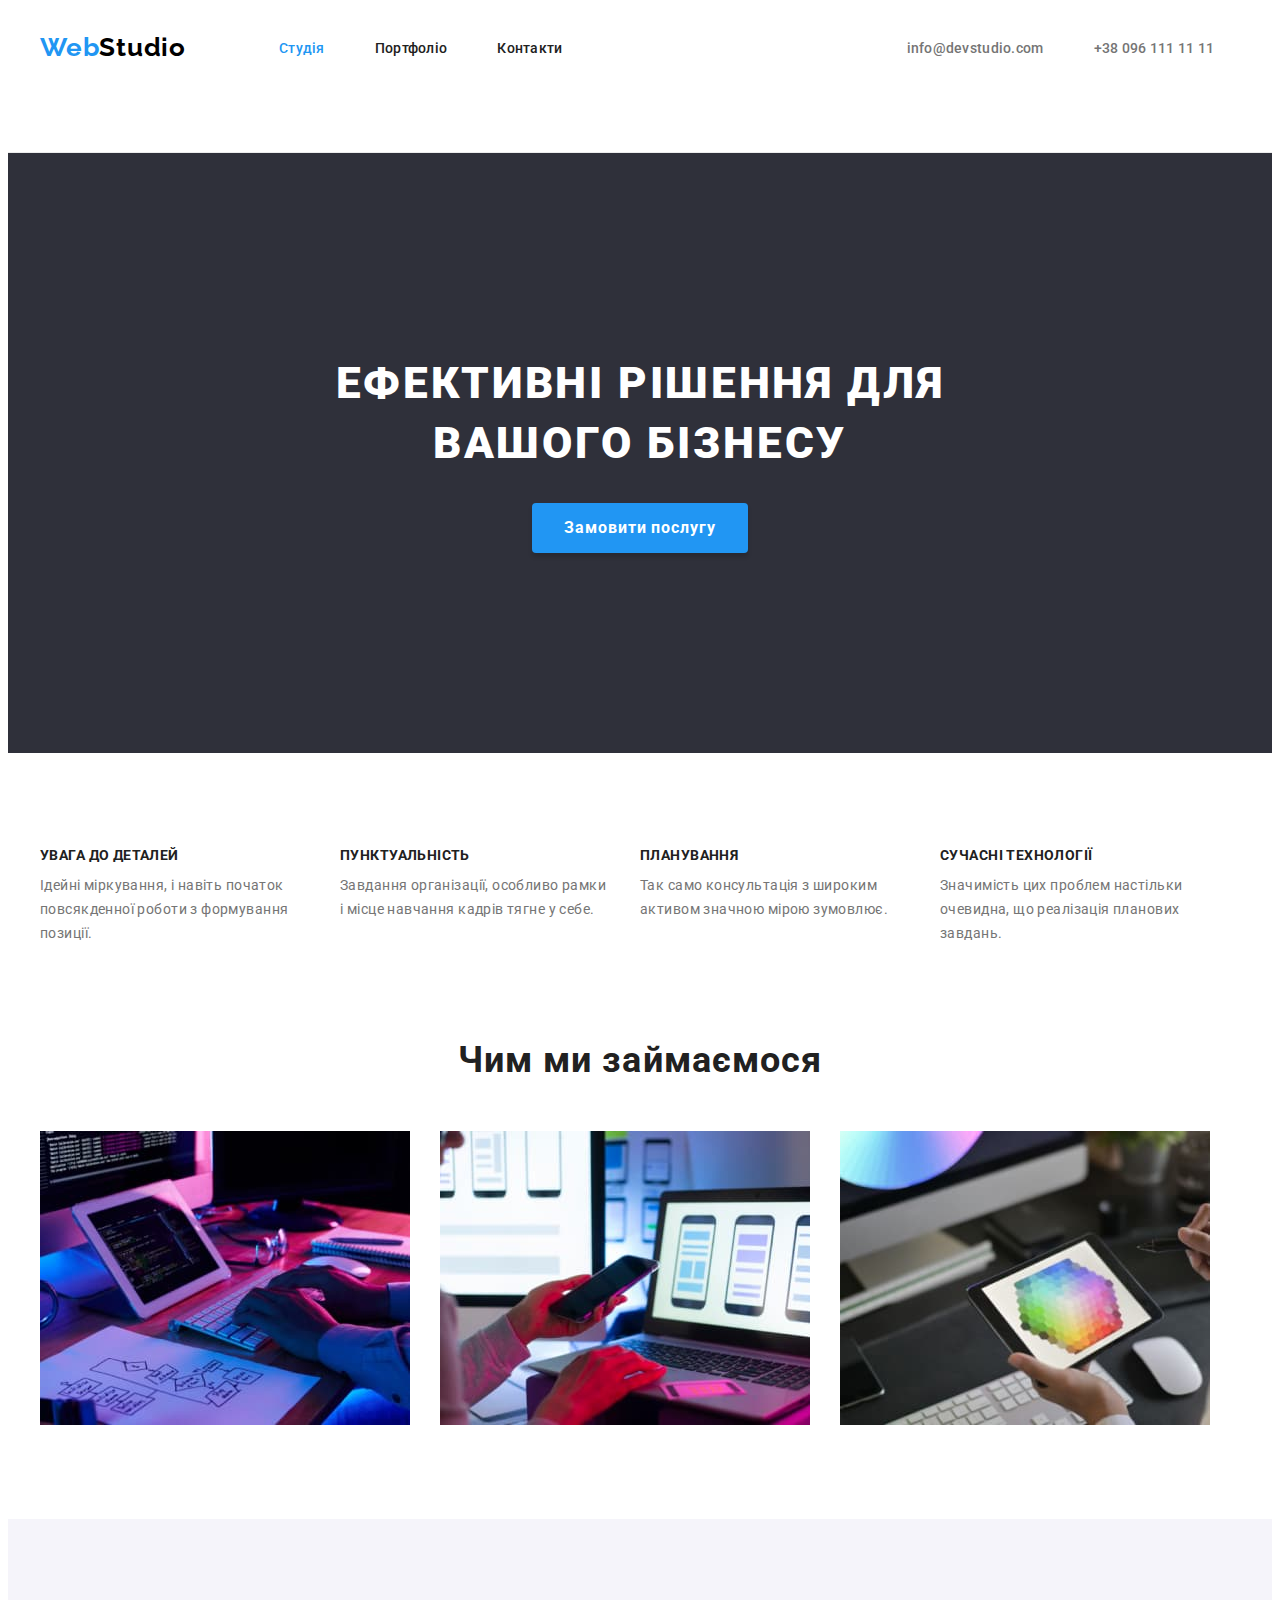
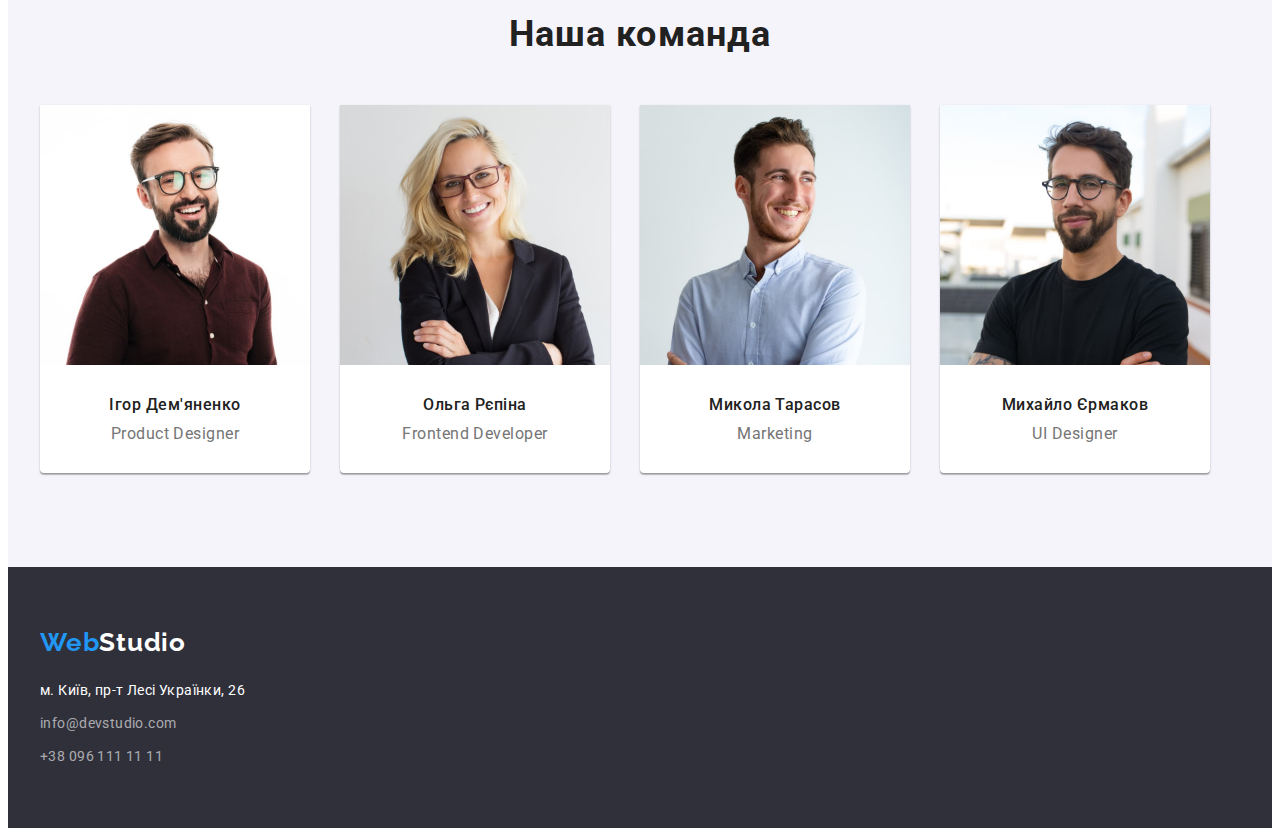
<file: index.html>
<!DOCTYPE html>
<html lang="uk">
  <head>
    <meta charset="UTF-8" />
    <meta http-equiv="X-UA-Compatible" content="IE=edge" />
    <meta name="viewport" content="width=device-width, initial-scale=1.0" />
    <title>WebStudio</title>
    <link rel="preconnect" href="https://fonts.googleapis.com" />
    <link rel="preconnect" href="https://fonts.gstatic.com" crossorigin />
    <link
      href="https://fonts.googleapis.com/css2?family=Raleway:wght@700&family=Roboto:wght@400;500;700;900&display=swap"
      rel="stylesheet"
    />
    <link
      rel="stylesheet"
      href="https://cdnjs.cloudflare.com/ajax/libs/modern-normalize/1.1.0/modern-normalize.min.css"
      integrity="sha512-wpPYUAdjBVSE4KJnH1VR1HeZfpl1ub8YT/NKx4PuQ5NmX2tKuGu6U/JRp5y+Y8XG2tV+wKQpNHVUX03MfMFn9Q=="
      crossorigin="anonymous"
      referrerpolicy="no-referrer"
    />
    <link rel="stylesheet" href="./css/styles.css" />
  </head>
  <body>
    <header class="header">
      <div class="container container-header">
        <nav class="nav">
          <a class="logo link link-header" href="./index.html"
            ><span class="header-logo-web">Web</span
            ><span class="header-logo-studio">Studio</span></a
          >
          <ul class="list list-header">
            <li>
              <a class="link header-nav link-header current" href="./index.html"
                >Студія</a
              >
            </li>
            <li>
              <a class="link header-nav link-header" href="./portfolio.html"
                >Портфоліо</a
              >
            </li>
            <li>
              <a class="link header-nav link-header" href="#">Контакти</a>
            </li>
          </ul>
        </nav>
        <ul class="list list-header">
          <li>
            <a
              class="link header-contacts link-header"
              href="mailto:info@devstudio.com"
              >info@devstudio.com</a
            >
          </li>
          <li>
            <a class="link header-contacts link-header" href="tel:+380961111111"
              >+38 096 111 11 11</a
            >
          </li>
        </ul>
      </div>
    </header>
    <main>
      <section class="section-cap">
        <div class="container container-cap">
          <h1 class="cap-text">Ефективні рішення для<br />вашого бізнесу</h1>
          <button class="cap-button" type="button">Замовити послугу</button>
        </div>
      </section>
      <section class="section">
        <div class="container">
          <h2 class="visually-hidden">Особливості</h2>
          <ul class="list list-row">
            <li class="feature-li">
              <h3 class="feature">Увага до деталей</h3>
              <p class="feature-text">
                Ідейні міркування, і навіть початок повсякденної роботи з
                формування позиції.
              </p>
            </li>
            <li class="feature-li">
              <h3 class="feature">Пунктуальність</h3>
              <p class="feature-text">
                Завдання організації, особливо рамки і місце навчання кадрів
                тягне у себе.
              </p>
            </li>
            <li class="feature-li">
              <h3 class="feature">Планування</h3>
              <p class="feature-text">
                Так само консультація з широким активом значною мірою зумовлює.
              </p>
            </li>
            <li class="feature-li">
              <h3 class="feature">Сучасні технології</h3>
              <p class="feature-text">
                Значимість цих проблем настільки очевидна, що реалізація
                планових завдань.
              </p>
            </li>
          </ul>
        </div>
      </section>
      <section class="section-work">
        <div class="container">
          <h2 class="title-section">Чим ми займаємося</h2>
          <ul class="list list-row">
            <li>
              <img
                src="./img/box1.jpg"
                alt="Людина набирає програмний код на комп'ютері"
                width="370"
                height="294"
              />
            </li>
            <li>
              <img
                src="./img/box2.jpg"
                alt="Людина підбирає стилі мобільної версії проекту"
                width="370"
                height="294"
              />
            </li>
            <li>
              <img
                src="./img/box3.jpg"
                alt="Людина вибирає кольори на планшеті"
                width="370"
                height="294"
              />
            </li>
          </ul>
        </div>
      </section>
      <section class="team section">
        <div class="container">
          <h2 class="title-section">Наша команда</h2>
          <ul class="list list-row">
            <li class="team-card">
              <img
                src="./img/img1.jpg"
                alt="Усміхнений хлопець в окулярах"
                width="270"
                height="260"
              />
              <div class="team-card-text">
                <h3 class="worker-name">Ігор Дем'яненко</h3>
                <p class="position" lang="en">Product Designer</p>
              </div>
            </li>
            <li class="team-card">
              <img
                src="./img/img2.jpg"
                alt="Усміхнена дівчина в окулярах"
                width="270"
                height="260"
              />
              <div class="team-card-text">
                <h3 class="worker-name">Ольга Рєпіна</h3>
                <p class="position" lang="en">Frontend Developer</p>
              </div>
            </li>
            <li class="team-card">
              <img
                src="./img/img3.jpg"
                alt="Усміхнений хлопець"
                width="270"
                height="260"
              />
              <div class="team-card-text">
                <h3 class="worker-name">Микола Тарасов</h3>
                <p class="position" lang="en">Marketing</p>
              </div>
            </li>
            <li class="team-card">
              <img
                src="./img/img4.jpg"
                alt="Хлопець в окулярах"
                width="270"
                height="260"
              />
              <div class="team-card-text">
                <h3 class="worker-name">Михайло Єрмаков</h3>
                <p class="position" lang="en">UI Designer</p>
              </div>
            </li>
          </ul>
        </div>
      </section>
    </main>
    <footer class="footer">
      <div class="container">
        <a class="link logo-footer" href="./index.html"
          ><span class="footer-logo-web">Web</span
          ><span class="footer-logo-studio">Studio</span></a
        >
        <address>
          <ul class="list">
            <li class="footer-contacts-li">
              <a
                class="link footer-contacts address"
                href="https://goo.gl/maps/iAg52wSJpJvxtBAt5"
                target="_blank"
                rel="noopener noreferrer nofollow"
                >м. Київ, пр-т Лесі Українки, 26</a
              >
            </li>
            <li class="footer-contacts-li">
              <a
                class="link footer-contacts footer-tel-mail"
                href="mailto:info@devstudio.com"
                >info@devstudio.com</a
              >
            </li>
            <li class="footer-contacts-li">
              <a
                class="link footer-contacts footer-tel-mail"
                href="tel:+380961111111"
                >+38 096 111 11 11</a
              >
            </li>
          </ul>
        </address>
      </div>
    </footer>
  </body>
</html>
</file>
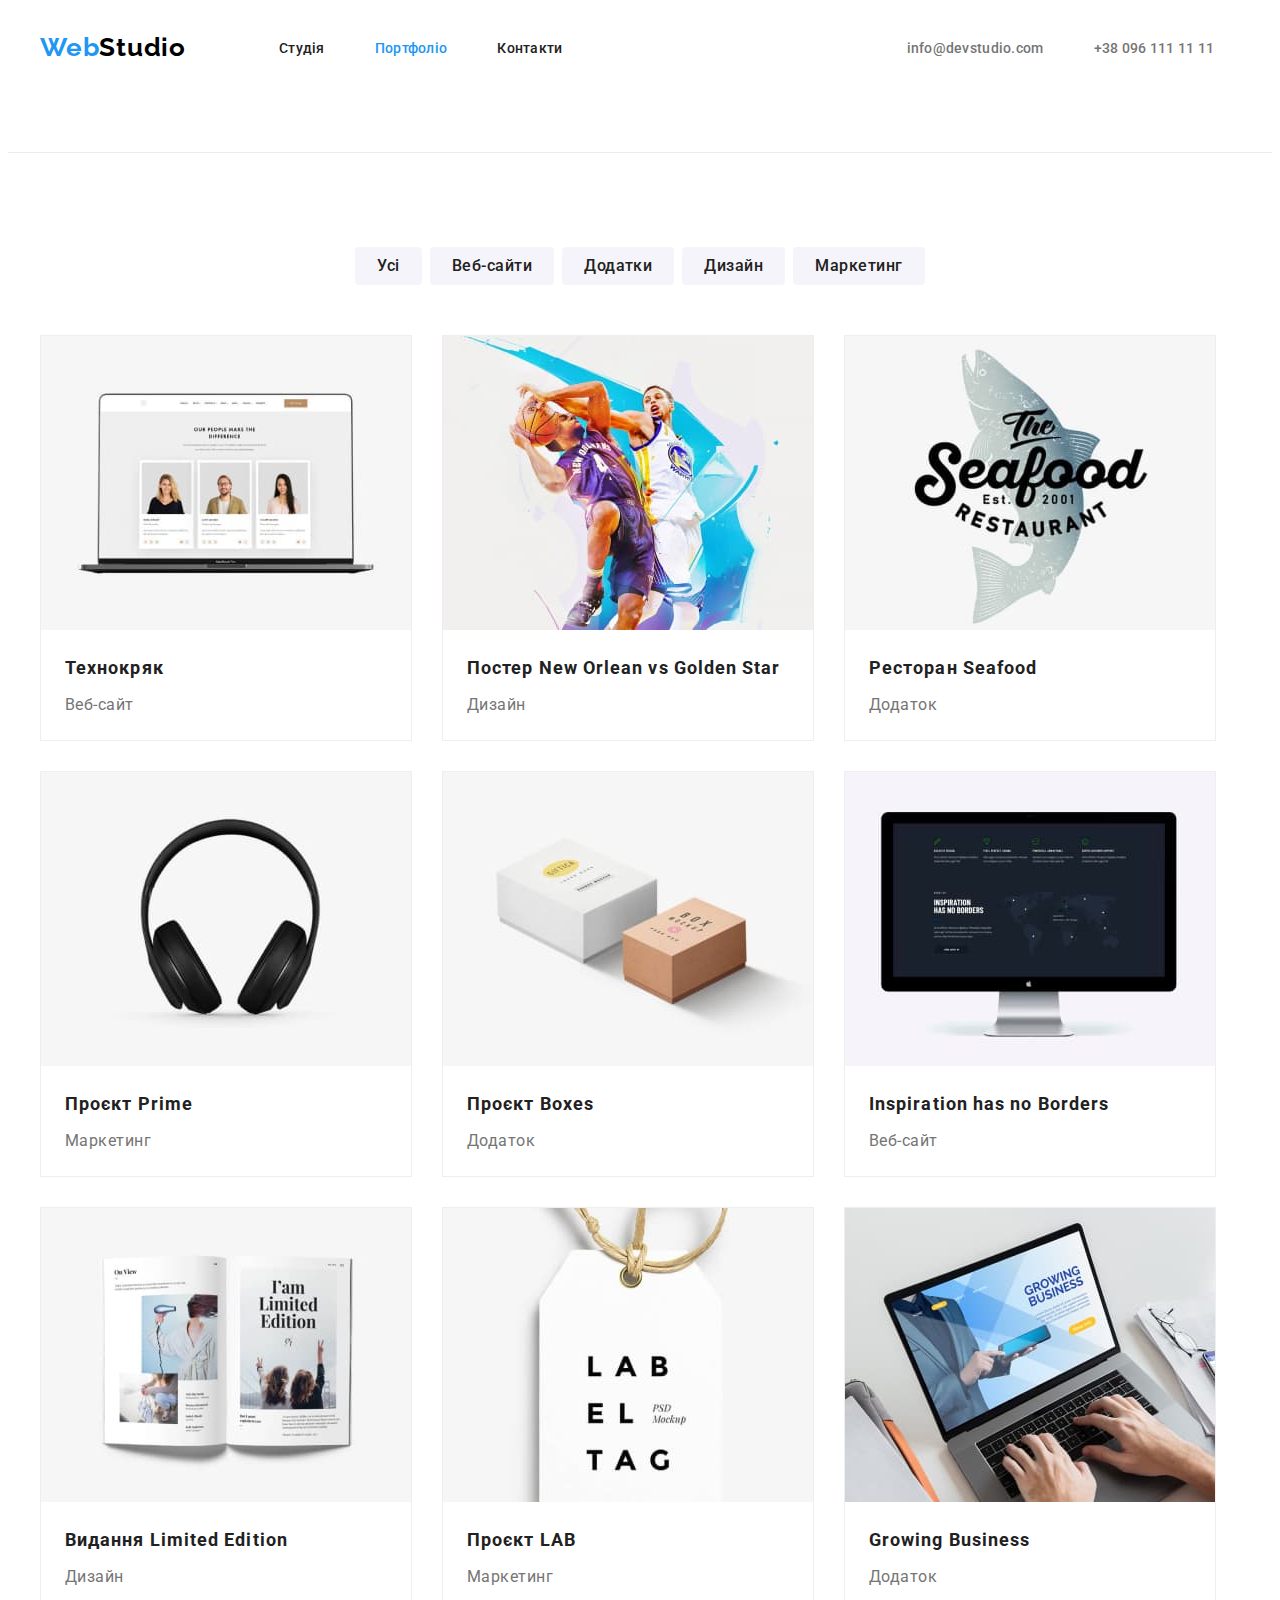
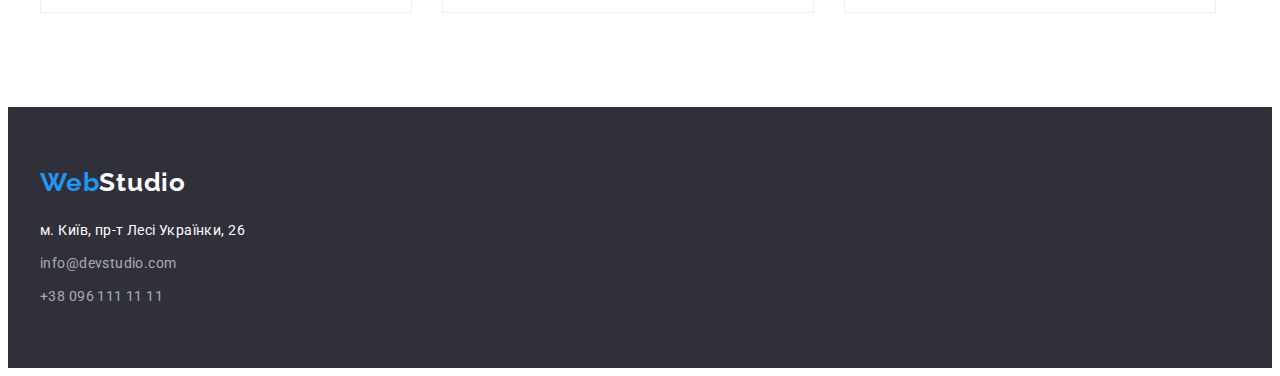
<file: portfolio.html>
<!DOCTYPE html>
<html lang="uk">
  <head>
    <meta charset="UTF-8" />
    <meta http-equiv="X-UA-Compatible" content="IE=edge" />
    <meta name="viewport" content="width=device-width, initial-scale=1.0" />
    <title>Портфоліо</title>
    <link rel="preconnect" href="https://fonts.googleapis.com" />
    <link rel="preconnect" href="https://fonts.gstatic.com" crossorigin />
    <link
      href="https://fonts.googleapis.com/css2?family=Raleway:wght@700&family=Roboto:wght@400;500;700;900&display=swap"
      rel="stylesheet"
    />
    <link
      rel="stylesheet"
      href="https://cdnjs.cloudflare.com/ajax/libs/modern-normalize/1.1.0/modern-normalize.min.css"
      integrity="sha512-wpPYUAdjBVSE4KJnH1VR1HeZfpl1ub8YT/NKx4PuQ5NmX2tKuGu6U/JRp5y+Y8XG2tV+wKQpNHVUX03MfMFn9Q=="
      crossorigin="anonymous"
      referrerpolicy="no-referrer"
    />
    <link rel="stylesheet" href="./css/styles.css" />
  </head>
  <body>
    <header class="header">
      <div class="container container-header">
        <nav class="nav">
          <a class="logo link link-header" href="./index.html"
            ><span class="header-logo-web">Web</span
            ><span class="header-logo-studio">Studio</span></a
          >
          <ul class="list list-header">
            <li>
              <a class="link header-nav link-header" href="./index.html"
                >Студія</a
              >
            </li>
            <li>
              <a
                class="link header-nav link-header current"
                href="./portfolio.html"
                >Портфоліо</a
              >
            </li>
            <li>
              <a class="link header-nav link-header" href="#">Контакти</a>
            </li>
          </ul>
        </nav>
        <ul class="list list-header">
          <li>
            <a
              class="link header-contacts link-header"
              href="mailto:info@devstudio.com"
              >info@devstudio.com</a
            >
          </li>
          <li>
            <a class="link header-contacts link-header" href="tel:+380961111111"
              >+38 096 111 11 11</a
            >
          </li>
        </ul>
      </div>
    </header>
    <main>
      <section class="section">
        <div class="container">
          <ul class="list list-filter">
            <li>
              <button class="filter" type="button">Усі</button>
            </li>
            <li>
              <button class="filter" type="button">Веб-сайти</button>
            </li>
            <li>
              <button class="filter" type="button">Додатки</button>
            </li>
            <li>
              <button class="filter" type="button">Дизайн</button>
            </li>
            <li>
              <button class="filter" type="button">Маркетинг</button>
            </li>
          </ul>
          <ul class="list list-table">
            <li class="project">
              <img
                src="./img/img-website1.jpg"
                alt="Планшет з відкритим веб-сайтом"
                width="370"
                height="294"
              />
              <div class="project-text">
                <h3 class="project-name">Технокряк</h3>
                <p class="project-type">Веб-сайт</p>
              </div>
            </li>
            <li class="project">
              <img
                src="./img/img-design1.jpg"
                alt="Два баскетболісти змагаються за м'яч"
                width="370"
                height="294"
              />
              <div class="project-text">
                <h3 class="project-name" lang="en">
                  Постер New Orlean vs Golden Star
                </h3>
                <p class="project-type">Дизайн</p>
              </div>
            </li>
            <li class="project">
              <img
                src="./img/img-app1.jpg"
                alt="Логотип ресторану"
                width="370"
                height="294"
              />
              <div class="project-text">
                <h3 class="project-name">
                  Ресторан <span lang="en">Seafood</span>
                </h3>
                <p class="project-type">Додаток</p>
              </div>
            </li>
            <li class="project">
              <img
                src="./img/img-marketing1.jpg"
                alt="Навушники"
                width="370"
                height="294"
              />
              <div class="project-text">
                <h3 class="project-name">
                  Проєкт <span lang="en">Prime</span>
                </h3>
                <p class="project-type">Маркетинг</p>
              </div>
            </li>
            <li class="project">
              <img
                src="./img/img-app2.jpg"
                alt="Дві кольорові коробки з написами"
                width="370"
                height="294"
              />
              <div class="project-text">
                <h3 class="project-name">
                  Проєкт <span lang="en">Boxes</span>
                </h3>
                <p class="project-type">Додаток</p>
              </div>
            </li>
            <li class="project">
              <img
                src="./img/img-website2.jpg"
                alt="Монітор комп'ютера з відкритим веб-сайтом"
                width="370"
                height="294"
              />
              <div class="project-text">
                <h3 class="project-name" lang="en">
                  Inspiration has no Borders
                </h3>
                <p class="project-type">Веб-сайт</p>
              </div>
            </li>
            <li class="project">
              <img
                src="./img/img-design2.jpg"
                alt="Розгорнуте видання"
                width="370"
                height="294"
              />
              <div class="project-text">
                <h3 class="project-name">
                  Видання <span lang="en">Limited Edition</span>
                </h3>
                <p class="project-type">Дизайн</p>
              </div>
            </li>
            <li class="project">
              <img
                src="./img/img-marketing2.jpg"
                alt="Етикетка"
                width="370"
                height="294"
              />
              <div class="project-text">
                <h3 class="project-name">Проєкт <span lang="en">LAB</span></h3>
                <p class="project-type">Маркетинг</p>
              </div>
            </li>
            <li class="project">
              <img
                src="./img/img-app3.jpg"
                alt="Людина взаємодіє з додатком через клавіатуру ноутбука"
                width="370"
                height="294"
              />
              <div class="project-text">
                <h3 class="project-name" lang="en">Growing Business</h3>
                <p class="project-type">Додаток</p>
              </div>
            </li>
          </ul>
        </div>
      </section>
    </main>
    <footer class="footer">
      <div class="container">
        <a class="link logo-footer" href="./index.html"
          ><span class="footer-logo-web">Web</span
          ><span class="footer-logo-studio">Studio</span></a
        >
        <address>
          <ul class="list">
            <li class="footer-contacts-li">
              <a
                class="link footer-contacts address"
                href="https://goo.gl/maps/iAg52wSJpJvxtBAt5"
                target="_blank"
                rel="noopener noreferrer nofollow"
                >м. Київ, пр-т Лесі Українки, 26</a
              >
            </li>
            <li class="footer-contacts-li">
              <a
                class="link footer-contacts footer-tel-mail"
                href="mailto:info@devstudio.com"
                >info@devstudio.com</a
              >
            </li>
            <li class="footer-contacts-li">
              <a
                class="link footer-contacts footer-tel-mail"
                href="tel:+380961111111"
                >+38 096 111 11 11</a
              >
            </li>
          </ul>
        </address>
      </div>
    </footer>
  </body>
</html>
</file>
<file: css/styles.css>
:root {
  --color-one: #ffffff;
  --color-two: #2196f3;
  --color-three: #000000;
  --color-four: #212121;
  --color-five: #757575;
  --color-six: #2f303a;
  --color-seven: #188ce8;
  --color-eight: #f5f4fa;
  --color-nine: rgba(255, 255, 255, 0.6);
  --color-ten: #eeeeee;
  --color-header-line: #ececec;
}
body {
  font-family: "Roboto", sans-serif;
  background: var(--color-one);
}
p,
h1,
h2,
h3,
h4,
h5,
h6 {
  margin: 0;
}
ul,
ol {
  margin: 0;
  padding-left: 0;
}
button {
  cursor: pointer;
}
address {
  font-style: normal;
}
img {
  display: block;
  max-width: 100%;
  height: auto;
}
.section-cap {
  padding-top: 200px;
  padding-bottom: 200px;
  background: var(--color-six);
}
.section {
  padding-top: 94px;
  padding-bottom: 94px;
}
.section-work {
  padding-top: 0px;
  padding-bottom: 94px;
}
.container {
  width: 1200px;
  padding-left: 15px;
  padding-right: 15px;
  margin: 0 auto;
}
.list {
  list-style: none;
}
.link {
  text-decoration: none;
}
.header {
  padding-top: 0px;
  padding-bottom: 0px;
  border-bottom: 1px solid var(--color-header-line);
}
.container-header {
  display: flex;
  gap: 344px;
}
.nav {
  display: flex;
  gap: 93px;
}
.list-header {
  display: flex;
  gap: 50px;
}
.link-header {
  display: block;
  height: 80px;
}
.logo {
  padding-top: 24px;
  padding-bottom: 25px;
  font-family: "Raleway", sans-serif;
  font-weight: 700;
  font-size: 26px;
  line-height: calc(31 / 26);
  letter-spacing: 0.03em;
}
.header-logo-web {
  color: var(--color-two);
}
.header-logo-studio {
  color: var(--color-three);
}
.header-nav,
.header-contacts {
  padding-top: 32px;
  padding-bottom: 32px;
  font-weight: 500;
  font-size: 14px;
  line-height: calc(16 / 14);
  letter-spacing: 0.02em;
}
.header-nav {
  color: var(--color-four);
}
.header-contacts {
  color: var(--color-five);
}
.header-nav:hover,
.header-nav:focus {
  color: var(--color-two);
}
.current {
  color: var(--color-two);
}
.header-contacts:hover,
.header-contacts:focus {
  color: var(--color-two);
}
.container-cap {
  text-align: center;
}
.cap-text {
  font-weight: 900;
  font-size: 44px;
  line-height: calc(60 / 44);
  letter-spacing: 0.06em;
  text-transform: uppercase;
  color: var(--color-one);
  margin-bottom: 30px;
}
.cap-button {
  padding: 10px 32px;
  text-align: center;
  font-family: inherit;
  font-weight: 700;
  font-size: 16px;
  line-height: calc(30 / 16);
  letter-spacing: 0.06em;
  color: var(--color-one);
  background: var(--color-two);
  box-shadow: 0px 4px 4px rgba(0, 0, 0, 0.15);
  border-radius: 4px;
  border: var(--color-two);
}
.cap-button:hover,
.cap-button:focus {
  background: var(--color-seven);
}
.visually-hidden {
  position: absolute;
  white-space: nowrap;
  width: 1px;
  height: 1px;
  overflow: hidden;
  border: 0;
  padding: 0;
  clip: rect(0 0 0 0);
  clip-path: inset(50%);
  margin: -1px;
}
.list-row {
  display: flex;
  gap: 30px;
}
.feature-li {
  width: 270px;
}
.feature {
  font-weight: 700;
  font-size: 14px;
  line-height: calc(16 / 14);
  letter-spacing: 0.03em;
  text-transform: uppercase;
  color: var(--color-four);
  margin-bottom: 10px;
}
.feature-text {
  font-size: 14px;
  line-height: calc(24 / 14);
  letter-spacing: 0.03em;
  color: var(--color-five);
}
.title-section {
  font-weight: 700;
  font-size: 36px;
  line-height: calc(42 / 36);
  text-align: center;
  letter-spacing: 0.03em;
  color: var(--color-four);
  margin-bottom: 50px;
}
.team {
  background: var(--color-eight);
}
.team-card {
  width: 270px;
  background: var(--color-one);
  box-shadow: 0px 1px 3px rgba(0, 0, 0, 0.12), 0px 1px 1px rgba(0, 0, 0, 0.14),
    0px 2px 1px rgba(0, 0, 0, 0.2);
  border-radius: 0px 0px 4px 4px;
}
.team-card-text {
  padding-top: 30px;
  padding-bottom: 30px;
}
.worker-name {
  font-weight: 500;
  font-size: 16px;
  line-height: calc(19 / 16);
  text-align: center;
  letter-spacing: 0.03em;
  color: var(--color-four);
  margin-bottom: 10px;
}
.position {
  font-size: 16px;
  line-height: calc(19 / 16);
  text-align: center;
  letter-spacing: 0.03em;
  color: var(--color-five);
}
.footer {
  background: var(--color-six);
  padding-top: 60px;
  padding-bottom: 60px;
}
.logo-footer {
  display: block;
  margin-bottom: 20px;
}
.footer-logo-web,
.footer-logo-studio {
  font-family: "Raleway";
  font-weight: 700;
  font-size: 26px;
  line-height: calc(31 / 26);
  letter-spacing: 0.03em;
}
.footer-logo-web {
  color: var(--color-two);
}
.footer-logo-studio,
.address {
  color: var(--color-one);
}
.footer-contacts-li:not(:first-child) {
  margin-top: 0px;
}
.footer-contacts-li:not(:last-child) {
  margin-bottom: 9px;
}
.footer-contacts {
  font-size: 14px;
  line-height: calc(24 / 14);
  letter-spacing: 0.03em;
}
.footer-tel-mail {
  color: var(--color-nine);
}
.footer-tel-mail:hover,
.footer-tel-mail:focus {
  color: var(--color-two);
}
/*------------------------------------PORTFOLIO----------------------------------*/
.list-filter {
  display: flex;
  gap: 8px;
  justify-content: center;
  margin-bottom: 50px;
}
.filter {
  padding: 6px 22px;
  border-radius: 4px;
  border: var(--color-eight);
  background: var(--color-eight);
  font-family: inherit;
  font-weight: 500;
  font-size: 16px;
  line-height: calc(26 / 16);
  text-align: center;
  letter-spacing: 0.03em;
  color: var(--color-four);
}
.filter:hover,
.filter:focus {
  color: var(--color-one);
  background: var(--color-two);
  box-shadow: 0px 3px 1px rgba(0, 0, 0, 0.1), 0px 1px 2px rgba(0, 0, 0, 0.08),
    0px 2px 2px rgba(0, 0, 0, 0.12);
  border-radius: 4px;
}
.list-table {
  display: flex;
  flex-wrap: wrap;
  gap: 30px;
}
.project {
  width: 370px;
  background: var(--color-one);
  border: 1px solid var(--color-ten);
}
.project-text {
  padding: 20px 24px;
}
.project-name {
  font-weight: 700;
  font-size: 18px;
  line-height: calc(36 / 18);
  letter-spacing: 0.06em;
  color: var(--color-four);
  margin-bottom: 4px;
}
.project-type {
  font-size: 16px;
  line-height: calc(30 / 16);
  letter-spacing: 0.03em;
  color: var(--color-five);
}
</file>
